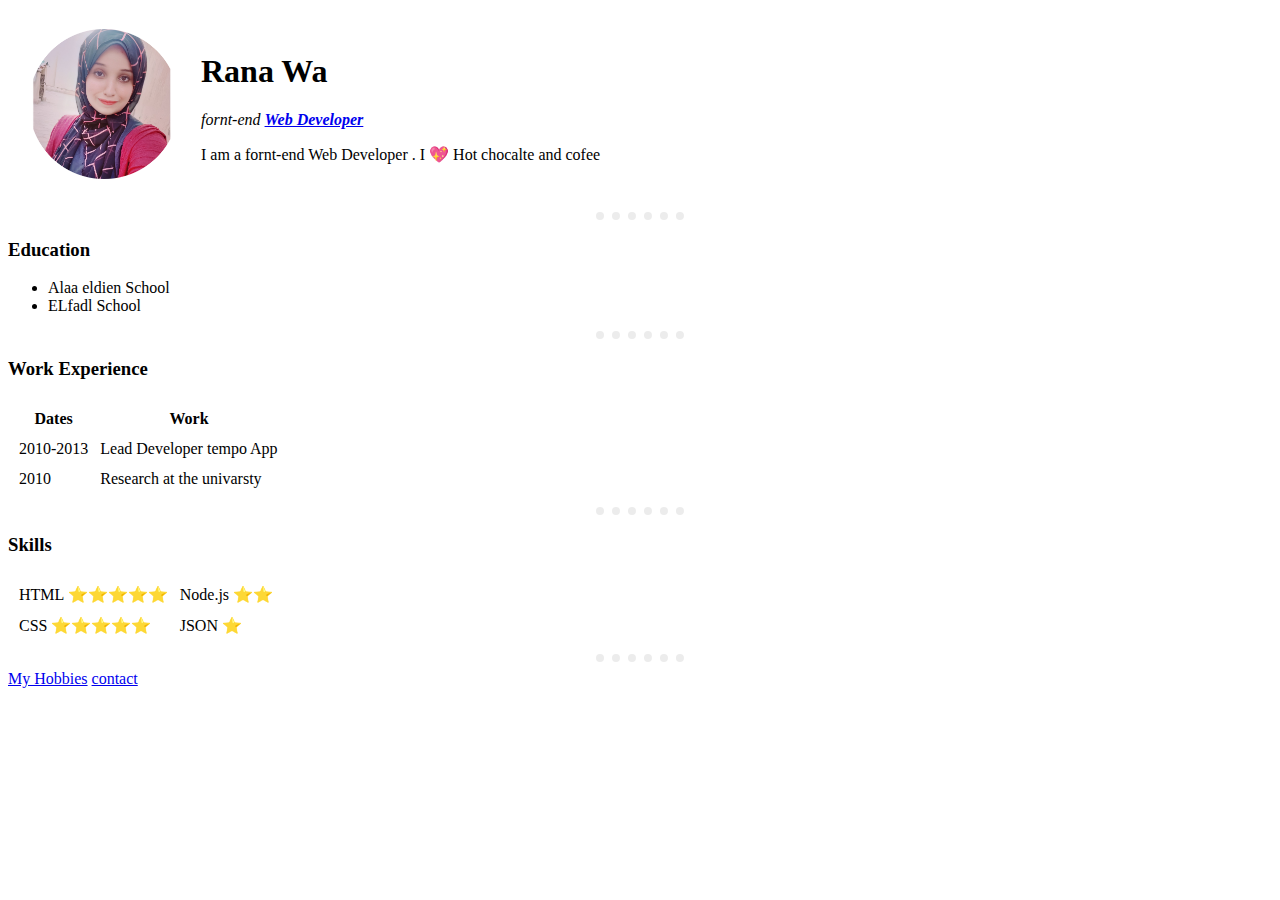
<file: index.html>
<!DOCTYPE html>
<html lang="en">
<head>
    <meta charset="UTF-8">
    <meta name="viewport" content="width=device-width, initial-scale=1.0">
    <title> Rana's Personal site </title>
    <style>
        hr{
           border-style: none;
           border-top-style: dotted;
           width: 7%;
           border-width: .5rem thick ;
           color: rgba(128, 128, 128, 0.15);
        }
    </style>
</head>
<body>
    <table cellspacing="20">
        <tr>
            <td><img src="images/rana.png" alt="rana profile picture" width="150px" height="150px"></td>
            <td> <h1>Rana Wa</h1>
                <p><em>fornt-end <strong><a href="hrome-error://chromewebdata">Web Developer</a></strong></em></p>
                <p>I am a fornt-end Web Developer . I 💖 Hot chocalte and cofee </p>
                </td>
        </tr>
    </table>
    <hr>
    <h3>Education</h3>
    <ul>
        <li>Alaa eldien School</li>
        <li>ELfadl School</li>
    </ul>
    <hr>
    <h3>Work Experience</h3>
    <table cellspacing="10px">
        <thead>
            <tr>
                <th>Dates</th>
                <th>Work</th>
            </tr>
        </thead>
        <tbody>
            <tr>
                <td>2010-2013</td>
                <td>Lead Developer tempo App</td>
            </tr>
            <tr>
                <td>2010</td>
                <td> Research at the univarsty</td>
            </tr>
        </tbody>
    </table >
<hr>

    <h3>Skills</h3>
    <table cellspacing="10px" >
        <tr>
            <td>HTML ⭐⭐⭐⭐⭐</td>
            <td>Node.js ⭐⭐</td>
        </tr>
        <tr>
            <td>CSS ⭐⭐⭐⭐⭐</td>
            <td>JSON ⭐</td>
        </tr>
    </table>
    <hr>
    <a href="hobbies.html">My Hobbies</a>
    <a href="contact.html">contact</a>
</body>
</html>
</file>
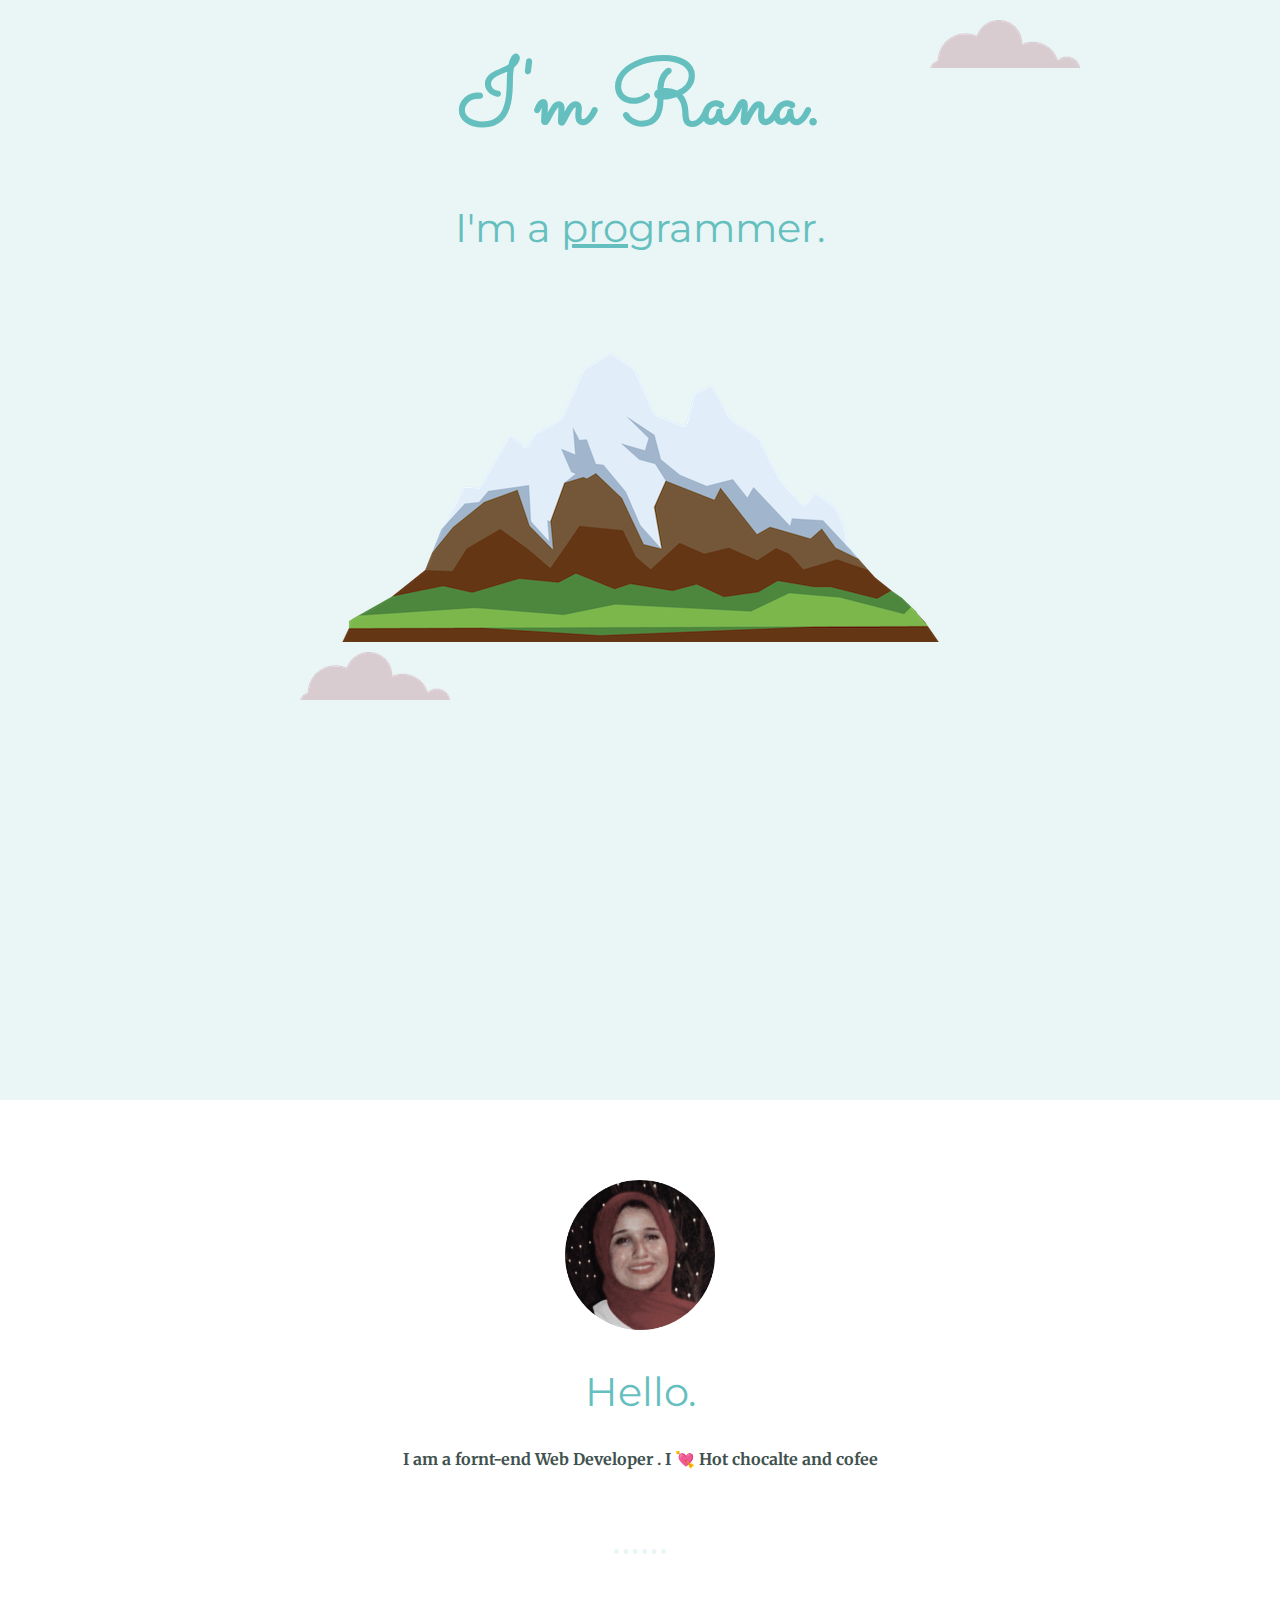
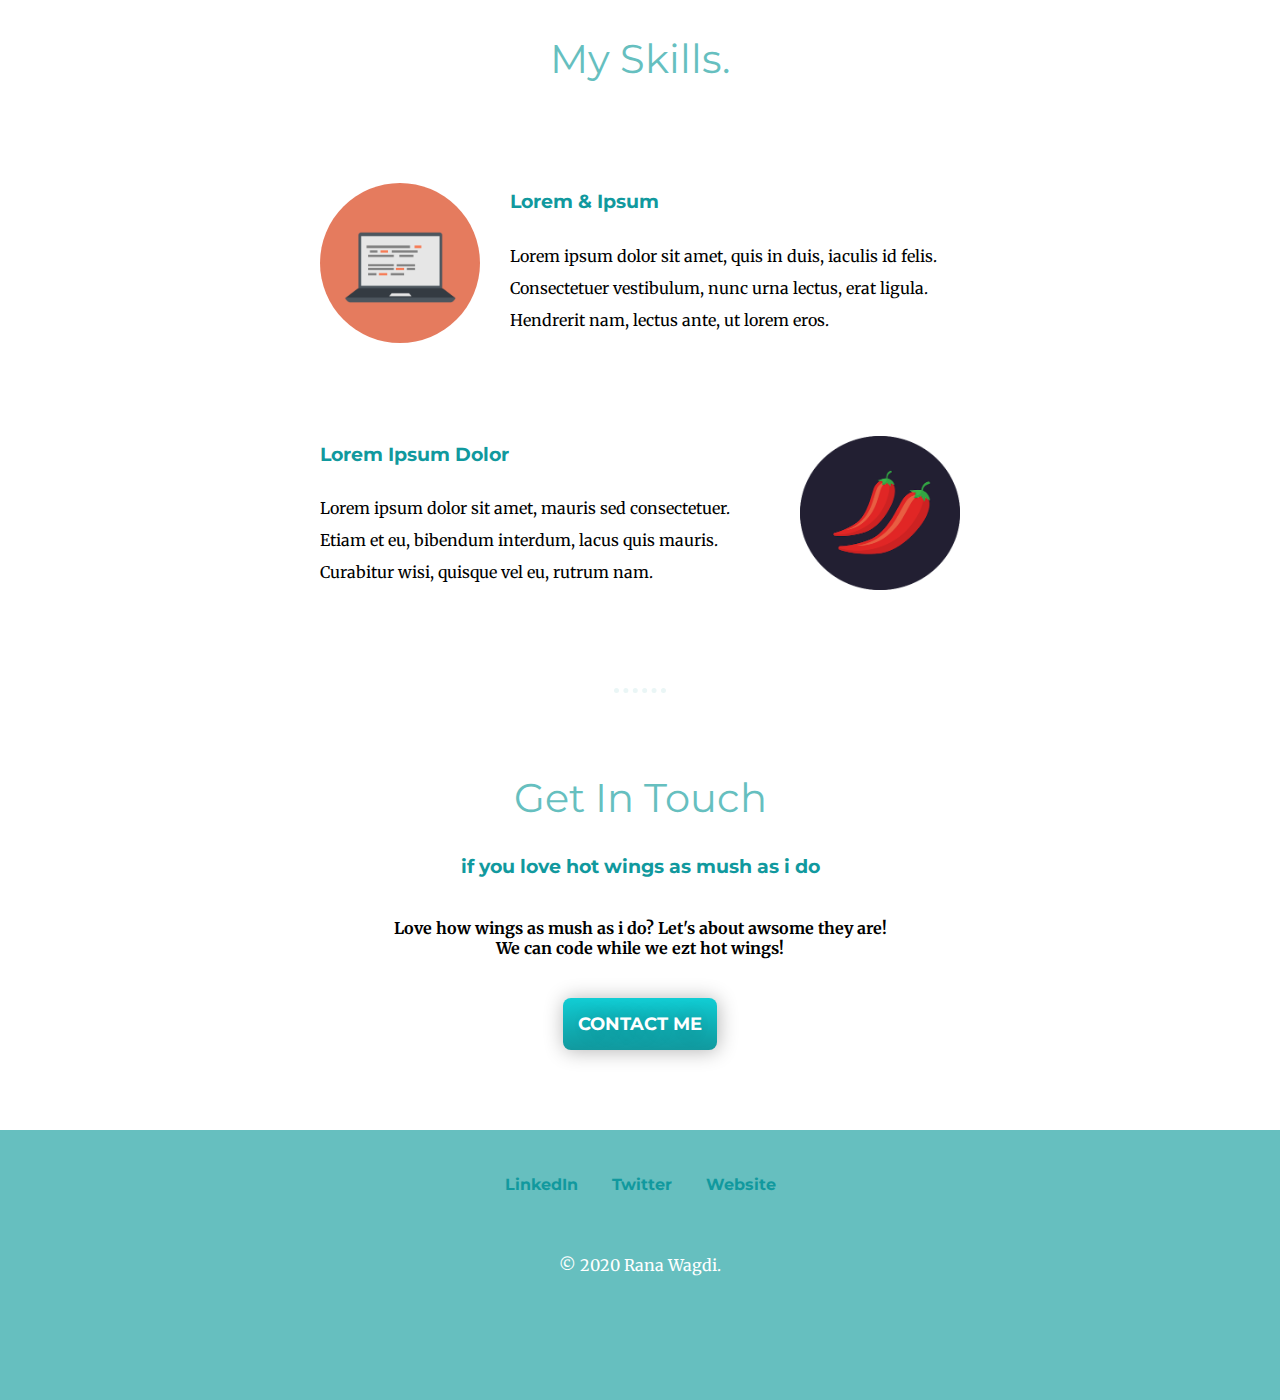
<file: css-mysite/index.html>
<!DOCTYPE html>
<html lang="en">
<head>
    <meta charset="UTF-8">
    <meta name="viewport" content="width=device-width, initial-scale=1.0">
    <title>RANA WAGDI</title>
    <Link rel="stylesheet" href="css/styles.css"></Link>
    <link rel="icon" href="css/images/favicon.ico">
    <link href="https://fonts.googleapis.com/css2?family=Merriweather:wght@300&display=swap" rel="stylesheet">
    <link href="https://fonts.googleapis.com/css2?family=Merriweather:wght@300&family=Sacramento&display=swap" rel="stylesheet">
    <link href="https://fonts.googleapis.com/css2?family=Merriweather:wght@300&family=Montserrat:wght@100;500&family=Sacramento&display=swap" rel="stylesheet"></head>
<body>
    <div class="top-container">
        <img class="top-cloud" src="css/images/cloud.png" alt="cloude">
        <h1>I'm Rana.</h1>
        <h2>I'm a <span>pro</span>grammer.</h2>
    <img class="bottom-cloud" src="css/images/cloud.png" alt="cloude">
    <img  src="css/images/mountain.png" alt="mountain">
    </div>
    <div class="middle-container">
        <div class="profile">
          <img class="rana-pic" src="css/images/rana.png" alt="rana-pic"  width="150px" height="150px">
          <h2>Hello.</h2>
          <p class="love">I am a fornt-end Web Developer . I 💘 Hot chocalte and cofee</p>
        </div>
        <hr>
        <div class="skills">
          <h2>My Skills.</h2>
          <div class="skill-row">
            <img class="computer-img" src="css/images/computer.png" alt="" >
            <h3>Lorem & Ipsum</h3>
            <p class="code-skill-descraption">Lorem ipsum dolor sit amet, quis in duis, iaculis id felis. Consectetuer vestibulum, nunc urna lectus, erat ligula. Hendrerit nam, lectus ante, ut lorem eros.</p>
          </div>
          <div class="skill-row">
            <img class="chillie-img" src="css/images/chillies.png" alt="">
            <h3>Lorem Ipsum Dolor</h3>
            <p class="chillie-skill-descraption">Lorem ipsum dolor sit amet, mauris sed consectetuer. Etiam et eu, bibendum interdum, lacus quis mauris. Curabitur wisi, quisque vel eu, rutrum nam.</p>
          </div>
        </div>
        <hr>
        <div class="contact-me">
          <h2>Get In Touch</h2>
          <h3>if you love hot wings as mush as i do</h3>
          <p>Love how wings as mush as i do? Let's about awsome they are! <br>
        We can code while we ezt hot wings!</p>
          <a class="btn" href="mailto:name@email.com">CONTACT ME</a>
        </div>
      </div>
      
      
      <div class="bottom-container">
        <a class="footer-link" href="https://www.linkedin.com/">LinkedIn</a>
        <a class="footer-link" href="https://twitter.com/">Twitter</a>
        <a class="footer-link" href="https://www.appbrewery.co/">Website</a>
        <p>© 2020 Rana Wagdi.</p>
      </div>
</body>
</html>
</file>
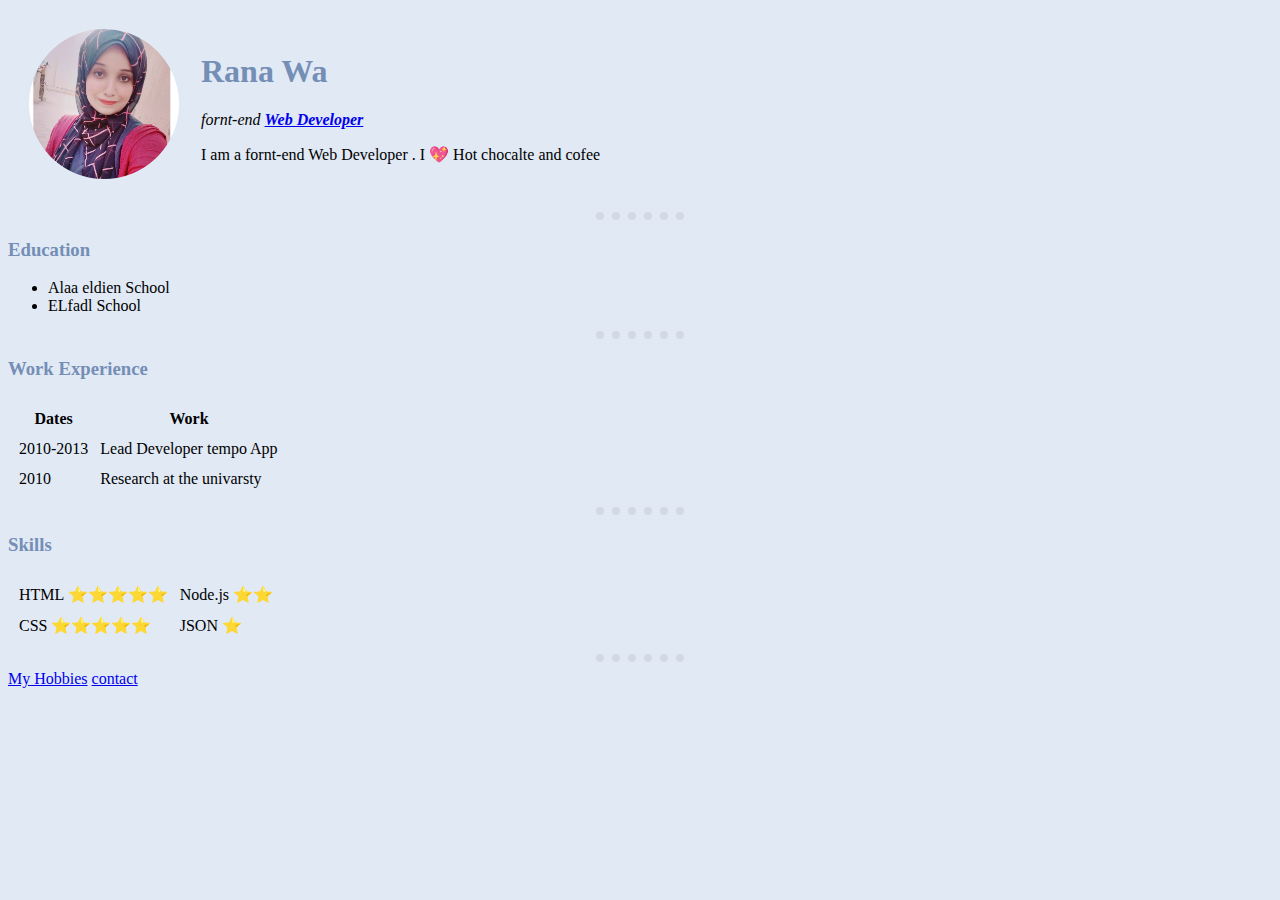
<file: html-css/index.html>
<!DOCTYPE html>
<html lang="en">
<head>
    <meta charset="UTF-8">
    <meta name="viewport" content="width=device-width, initial-scale=1.0">
    <title> Rana's Personal site </title>
    <link rel="stylesheet" href="css/style.css">
</head>
<body>
    <table cellspacing="20">
        <tr>
            <td><img src="images/rana.png" alt="rana profile picture" width="150px" height="150px"></td>
            <td> <h1>Rana Wa</h1>
                <p><em>fornt-end <strong><a href="hrome-error://chromewebdata">Web Developer</a></strong></em></p>
                <p>I am a fornt-end Web Developer . I 💖 Hot chocalte and cofee </p>
                </td>
        </tr>
    </table>
    <hr>
    <h3>Education</h3>
    <ul>
        <li>Alaa eldien School</li>
        <li>ELfadl School</li>
    </ul>
    <hr>
    <h3>Work Experience</h3>
    <table cellspacing="10px">
        <thead>
            <tr>
                <th>Dates</th>
                <th>Work</th>
            </tr>
        </thead>
        <tbody>
            <tr>
                <td>2010-2013</td>
                <td>Lead Developer tempo App</td>
            </tr>
            <tr>
                <td>2010</td>
                <td> Research at the univarsty</td>
            </tr>
        </tbody>
    </table >
<hr>

    <h3>Skills</h3>
    <table cellspacing="10px" >
        <tr>
            <td>HTML ⭐⭐⭐⭐⭐</td>
            <td>Node.js ⭐⭐</td>
        </tr>
        <tr>
            <td>CSS ⭐⭐⭐⭐⭐</td>
            <td>JSON ⭐</td>
        </tr>
    </table>
    <hr>
    <a href="hobbies.html">My Hobbies</a>
    <a href="contact.html">contact</a>
</body>
</html>
</file>
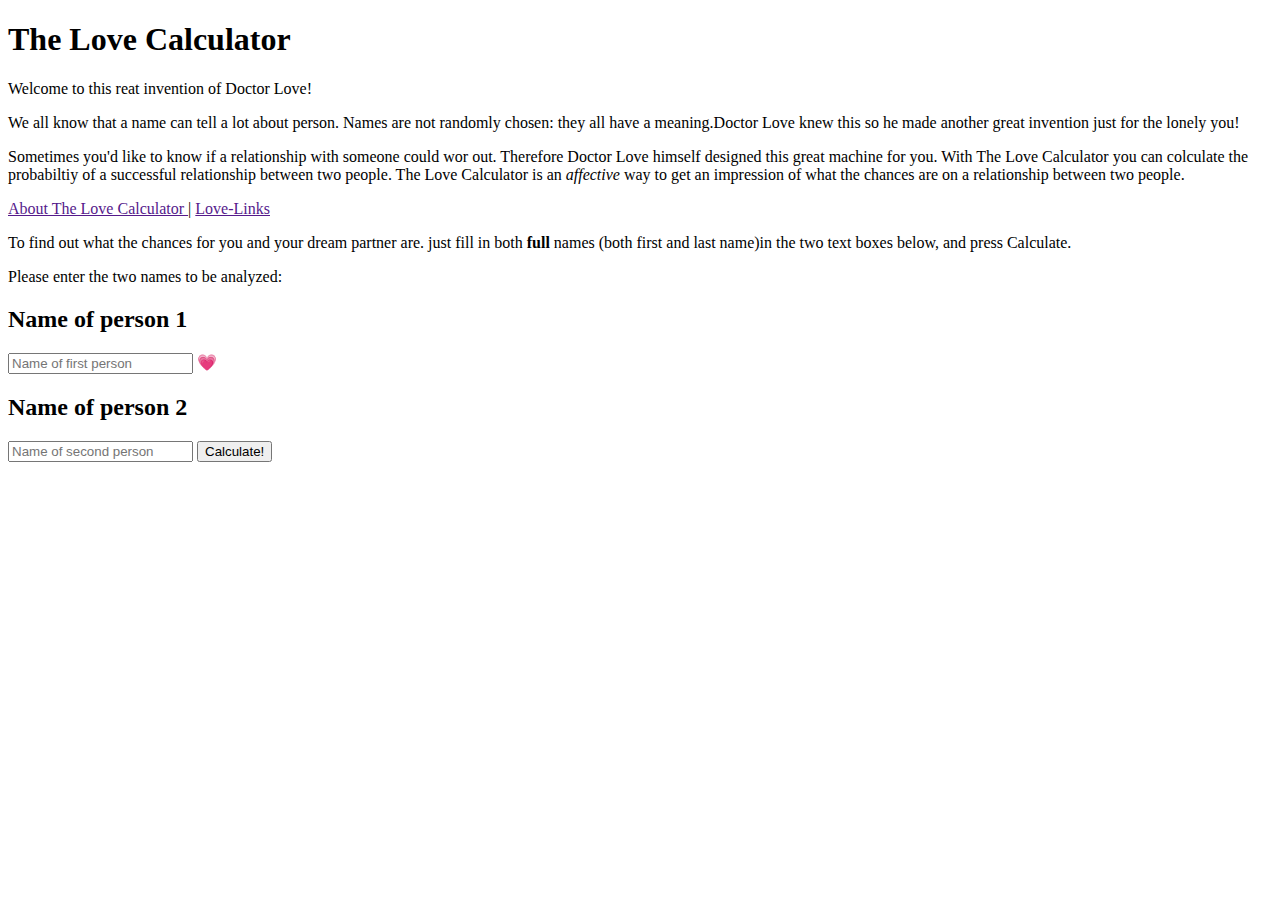
<file: javascript/index.html>
<!DOCTYPE html>
<html lang="en">
<head>
    <meta charset="UTF-8">
    <meta name="viewport" content="width=device-width, initial-scale=1.0">
    <title>💕 The Love Calculator</title>
</head>
<body>
    <h1>The Love Calculator</h1>
    <p>Welcome to this reat invention of Doctor Love!</p>
    <p>We all know that a name can tell a lot about person. Names are not randomly chosen: they all have a meaning.Doctor Love knew this so he made another great invention just for the lonely you!</p>
    <p>Sometimes you'd like to know if a relationship with someone could wor out. Therefore Doctor Love himself designed this great machine for you. With The Love Calculator you can colculate the probabiltiy of a successful relationship between two people. The Love Calculator is an <em>affective</em> way to get an impression of what the chances are on a relationship between two people.</p>
    <a href=""> About The Love Calculator </a>|
    <a href="">Love-Links</a>
    <p>To find out what the chances for you and your dream partner are. just fill in both <strong>full</strong> names (both first and last name)in the two text boxes below, and press Calculate.</p>
    <p>Please enter the two names to be analyzed:</p>

    <h2>Name of person 1</h2>
  <span title="please fill in this field.">  <input type="text" placeholder="Name of first person">
    </span> 💗 
    <h2>Name of person 2</h2>
    <input type="text" placeholder="Name of second person">
    <button>Calculate!</button>
</body>
</html>
</file>
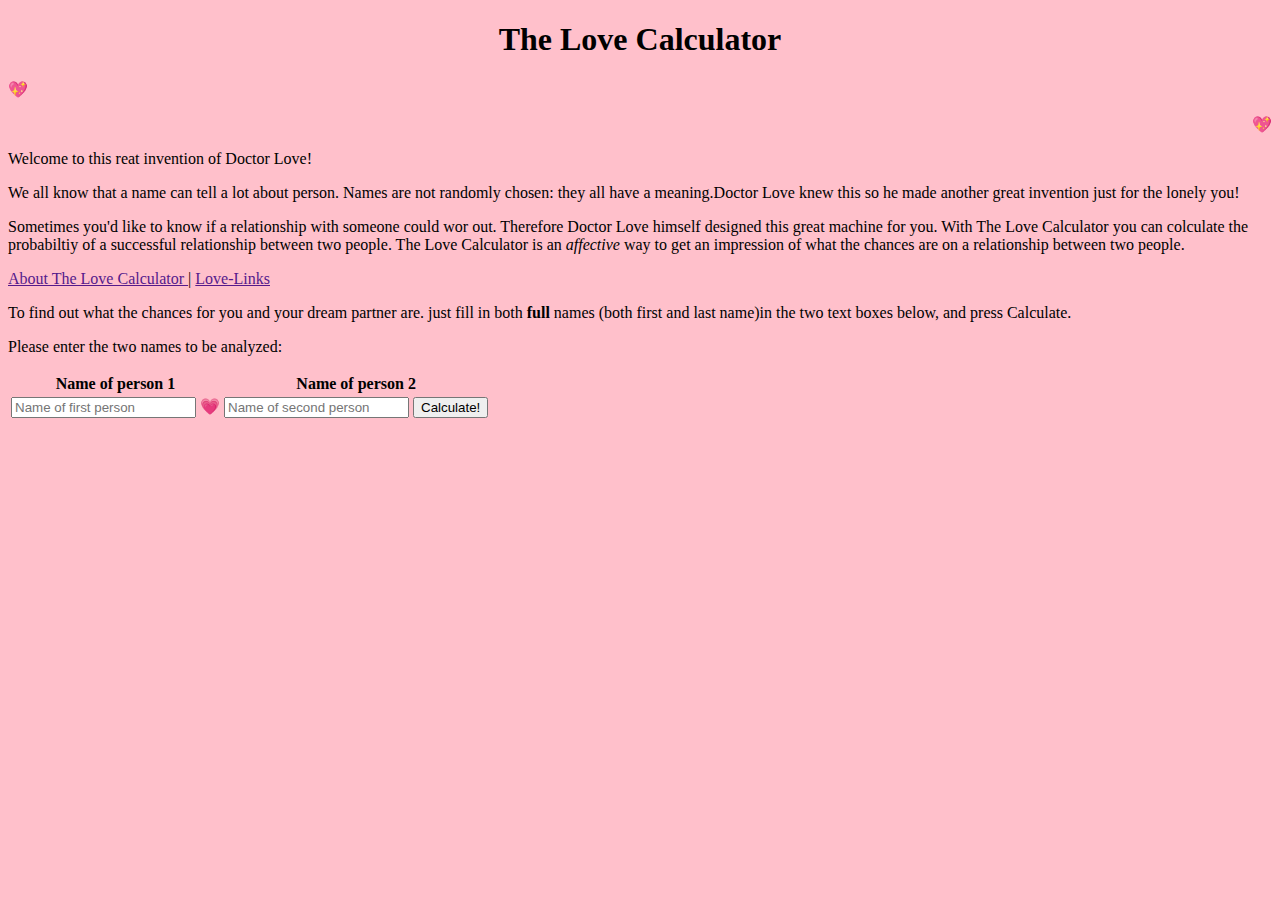
<file: javascript/1/index.html>
<!DOCTYPE html>
<html lang="en">
<head>
    <meta charset="UTF-8">
    <meta name="viewport" content="width=device-width, initial-scale=1.0">
    <title>💕 The Love Calculator</title>
    <link rel="stylesheet" href="styles.css">
</head>
<body>
    <h1>The Love Calculator</h1>
     <p>💖</p>
    <p class="heart-right">💖</p>
    <p>Welcome to this reat invention of Doctor Love!</p>
    <p>We all know that a name can tell a lot about person. Names are not randomly chosen: they all have a meaning.Doctor Love knew this so he made another great invention just for the lonely you!</p>
    <p>Sometimes you'd like to know if a relationship with someone could wor out. Therefore Doctor Love himself designed this great machine for you. With The Love Calculator you can colculate the probabiltiy of a successful relationship between two people. The Love Calculator is an <em>affective</em> way to get an impression of what the chances are on a relationship between two people.</p>
    <a href=""> About The Love Calculator </a>|
    <a href="">Love-Links</a>
    <p>To find out what the chances for you and your dream partner are. just fill in both <strong>full</strong> names (both first and last name)in the two text boxes below, and press Calculate.</p>
    <p>Please enter the two names to be analyzed:</p>
<div class="game-box">
    <table>
        <tr>
        <th>Name of person 1</th>
        <th>Name of person 2</th>
 </tr>
 <tr>
        <td> <span title="please fill in this field.">  <input type="text" placeholder="Name of first person">
    </span> 💗 </td>
    <td> <input type="text" placeholder="Name of second person">
    <button>Calculate!</button></td>
    </tr>
    </table>
    </div>
</body>
</html>
</file>
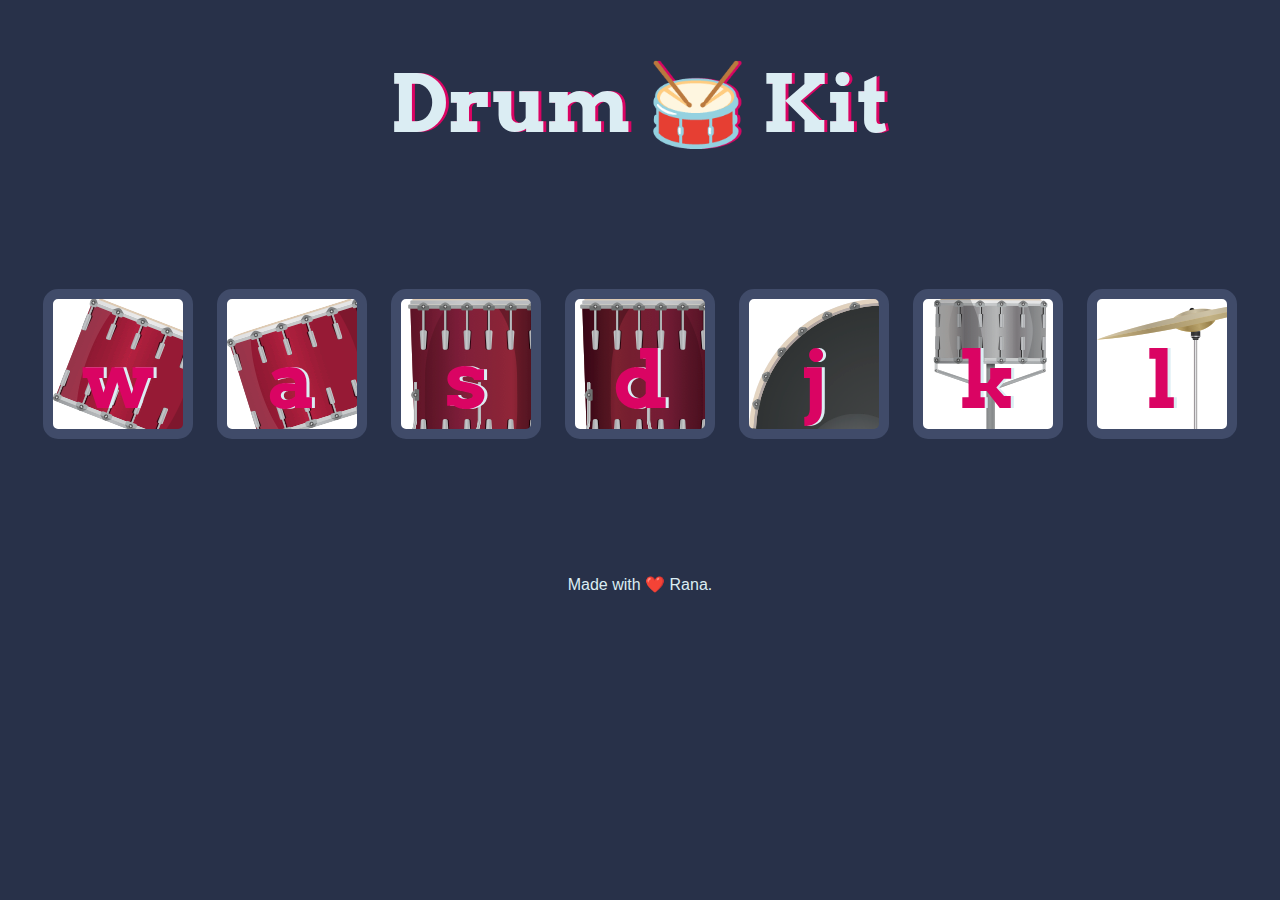
<file: javascript/4/index.html>
<!DOCTYPE html>
<html lang="en" dir="ltr">

<head>
  <meta charset="utf-8">
  <title>Drum Kit</title>
  <link rel="stylesheet" href="styles.css">
  <link href="https://fonts.googleapis.com/css?family=Arvo" rel="stylesheet">
</head>

<body>

  <h1 id="title">Drum 🥁 Kit</h1>
  <div class="set">
    <button class="w drum">w</button>
    <button class="a drum">a</button>
    <button class="s drum">s</button>
    <button class="d drum">d</button>
    <button class="j drum">j</button>
    <button class="k drum">k</button>
    <button class="l drum">l</button>
  </div>


  <footer>
    Made with ❤️ Rana.
  </footer>

  <script src="index.js" charset="utf-8"></script>
</body>

</html>
</file>
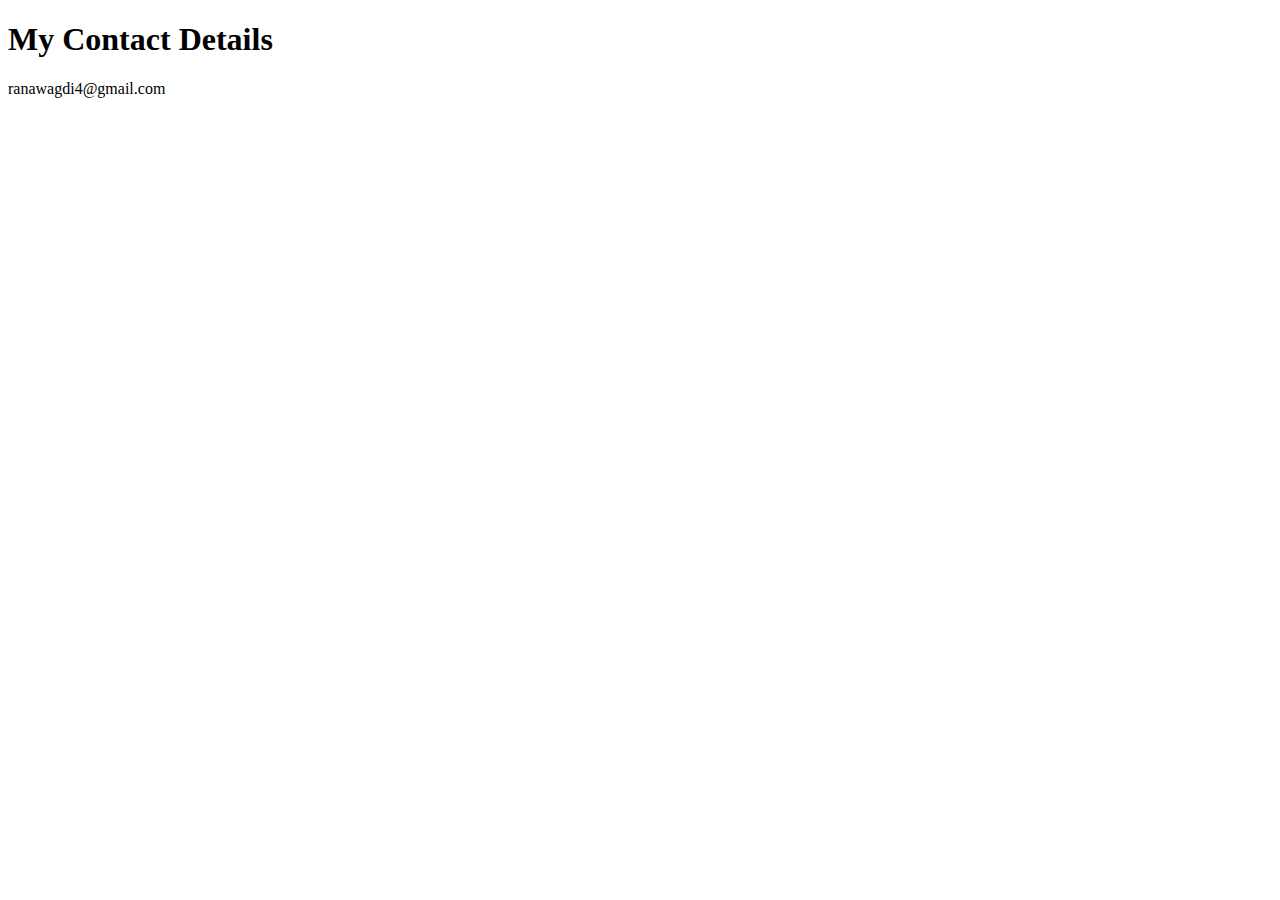
<file: contact.html>
<!DOCTYPE html>
<html lang="en">
<head>
    <meta charset="UTF-8">
    <meta name="viewport" content="width=device-width, initial-scale=1.0">
    <title>Contact Me</title>
</head>
<body>
    <h1>My Contact Details</h1>
    <p>ranawagdi4@gmail.com</p>

</body>
</html>
</file>
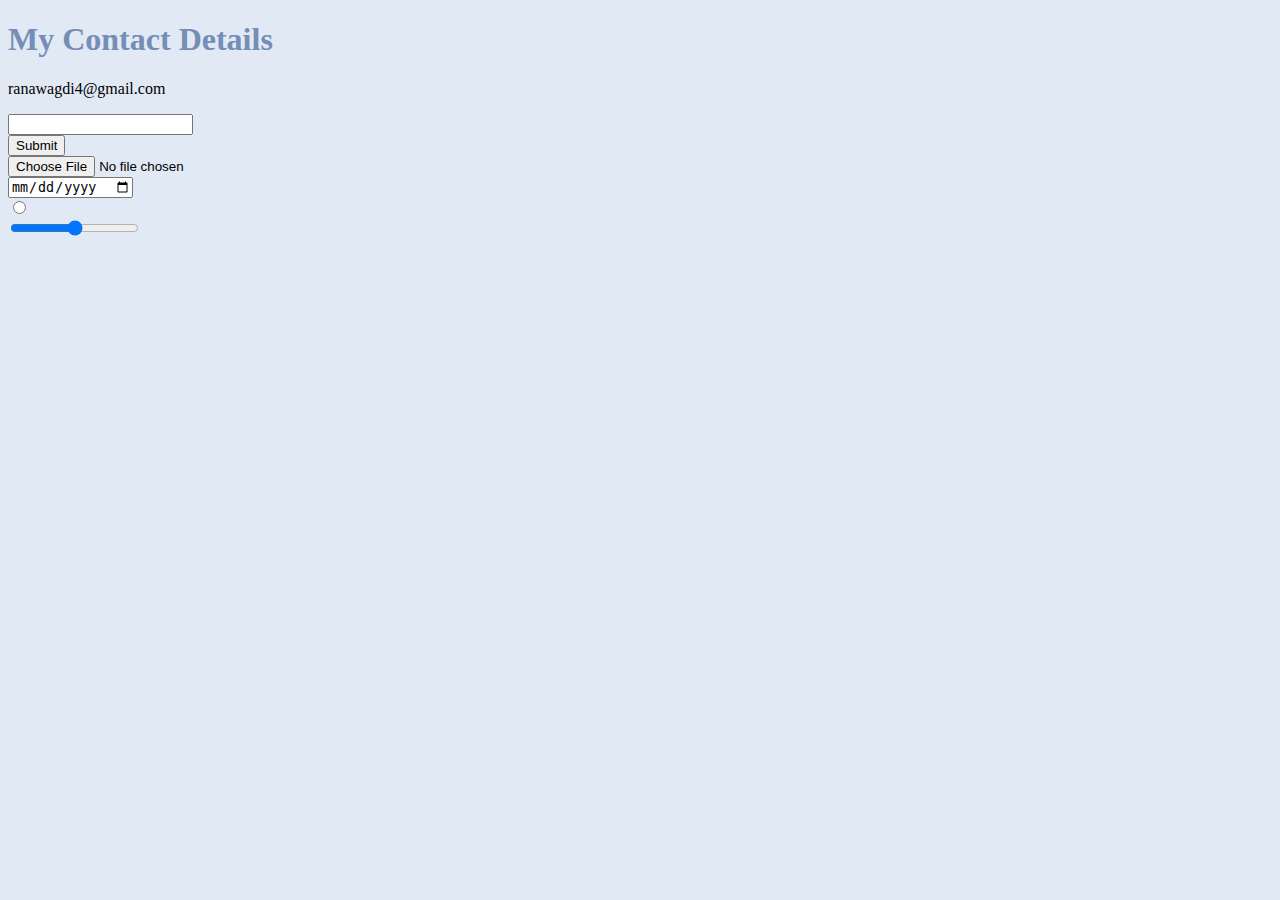
<file: html-css/contact.html>
<!DOCTYPE html>
<html lang="en">
<head>
    <meta charset="UTF-8">
    <meta name="viewport" content="width=device-width, initial-scale=1.0">
    <title>Contact Me</title>
    <link rel="stylesheet" href="css/style.css">
</head>
<body>
    <h1>My Contact Details</h1>
    <p>ranawagdi4@gmail.com</p>


    <form action="">
        <input type="text"><br>
        <input type="submit"><br>
        <input type="file"><br>
        <input type="date"><br>
        <input type="radio"><br>
        <input type="range"><br>
    </form>

</body>
</html>
</file>
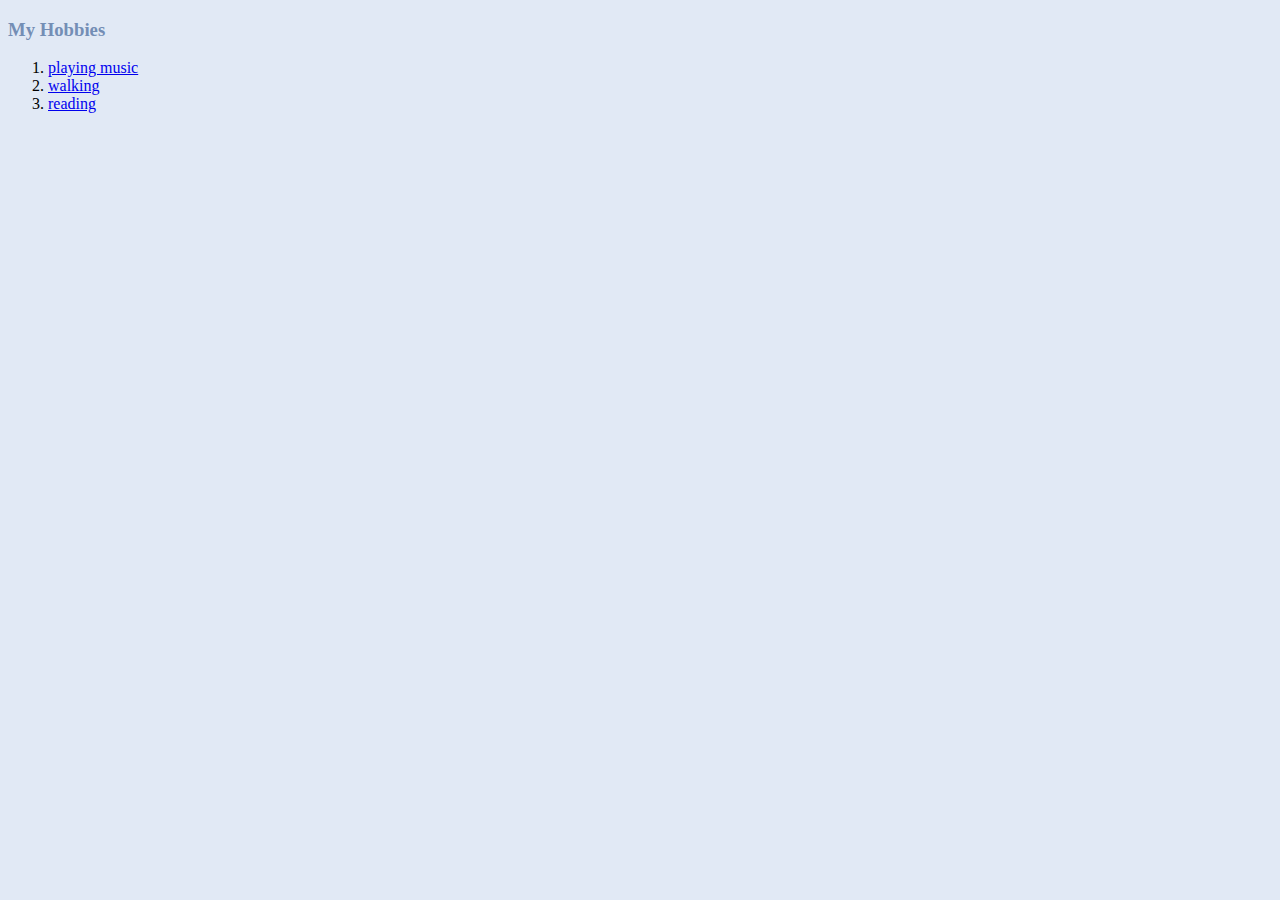
<file: html-css/hobbies.html>
<!DOCTYPE html>
<html lang="en">
<head>
    <meta charset="UTF-8">
    <meta name="viewport" content="width=device-width, initial-scale=1.0">
    <title>My Hobbies</title>
    <link rel="stylesheet" href="css/style.css">
</head>
<body>
    <h3>My Hobbies</h3>
    <ol>
        <li><a href="https://hosting.photobucket.com/albums/af170/metallideangrl/Jensen%20Ackles/Heart%20and%20Soul%20of%20Supernatural/.highres/tumblr_mt5ejoGTVx1rjv5ozo1_250bysensitivehandsomeactionman.gif">playing music </a></li>
        <li><a href="https://hosting.photobucket.com/albums/z273/RoJoYo/RRG_July_04/.highres/ec5c.jpg">walking</a></li>
        <li><a href="https://hosting.photobucket.com/albums/ag75/wlsvcsd/District-Wide%20Events/2009-2010%20WCS/Ma%20Dillie%20Remembered/.highres/p272704672_115759_thumb_zps7wdo6l22.jpg">reading </a></li>
    </ol>
</body>
</html>
</file>
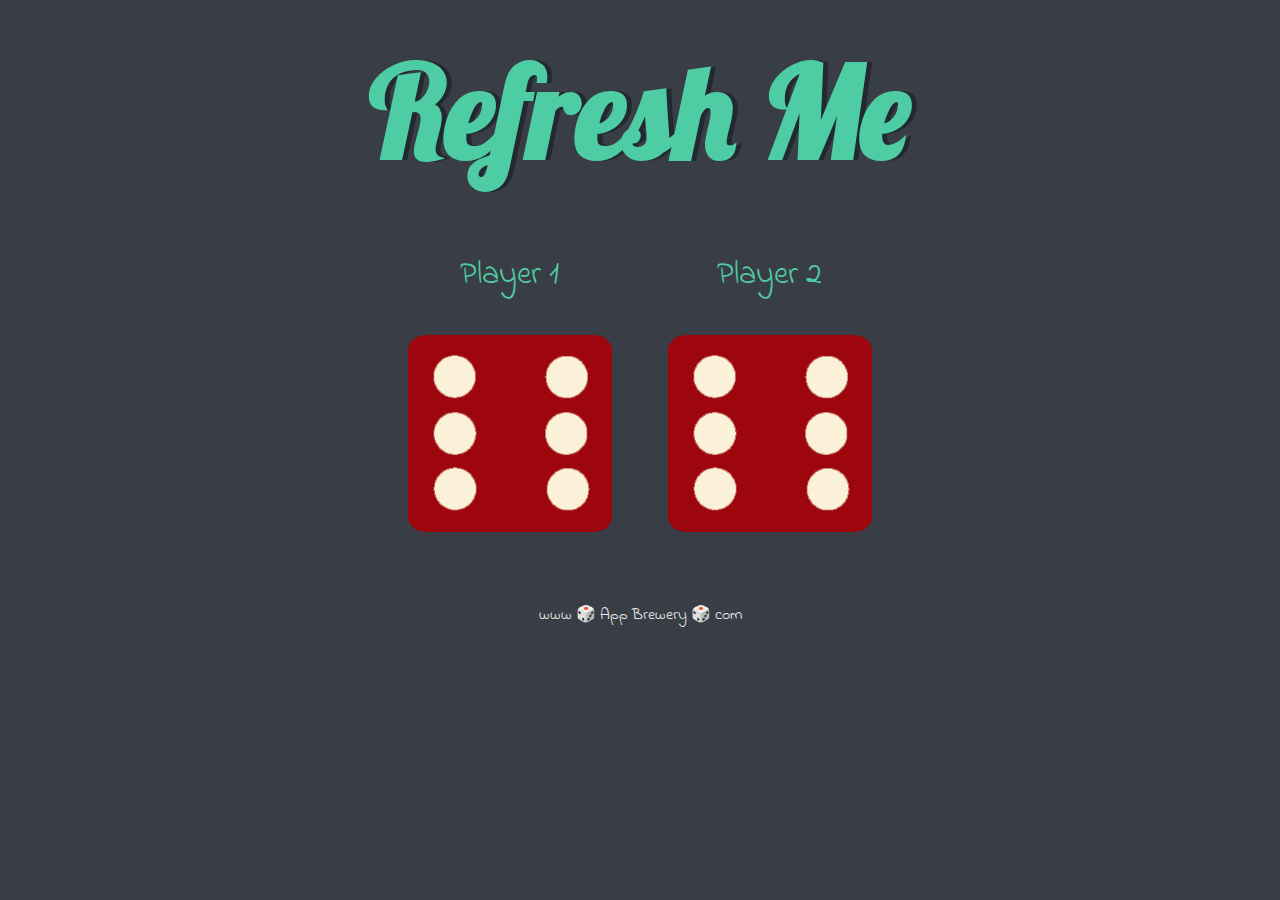
<file: javascript/3/dicee.html>
<!DOCTYPE html>
<html lang="en" dir="ltr">
  <head>
    <meta charset="utf-8">
    <title>Dicee</title>
    <link rel="stylesheet" href="styles.css">
    <link href="https://fonts.googleapis.com/css?family=Indie+Flower|Lobster" rel="stylesheet">

  </head>
  <body>

    <div class="container">
      <h1>Refresh Me</h1>

      <div class="dice">
        <p>Player 1</p>
        <img class="img1" src="images/dice6.png">
      </div>

      <div class="dice">
        <p>Player 2</p>
        <img class="img2" src="images/dice6.png">
      </div>

    </div>

<script src="index.js" charset="utf-8"></script>
  </body>

  <footer>
    www 🎲 App Brewery 🎲 com
  </footer>
</html>
</file>
<file: css-mysite/css/styles.css>
body{
    margin: 0;
    
    font-family: 'Merriweather', serif;
    
}
h1{
    margin: 20px auto 0 auto;
    font-family: 'Sacramento', cursive;
    font-size: 5.6rem;
    color: #66BFBF;
}
h2{
    font-family: 'Montserrat', sans-serif;
    font-size: 2.5rem;
    color: #66BFBF;
    font-weight: normal;
}
h3{
    font-family: 'Montserrat', sans-serif;
    color: #11999E;
}
a{
    color: #11999E;
}
span{
    text-decoration: underline;
}
.top-container{
    text-align: center;
    position: relative;
    padding-top: 20px;
    height: 120vh;
    background-color: #EAF6F6;
}
.bottom-cloud{
    position: absolute;
    left:300px;
    bottom:400px;
}
.top-cloud{
    position: absolute;
    right: 200px;
    
    
}
.middle-container{
    text-align: center;
    margin:80px 0;

}
.love{
    color: #40514E;
    font-weight:bold;
}
.bottom-container{
    text-align: center
}
.skill-row{
    width: 50%;
    margin:100px auto;
    text-align: left;
    line-height: 2;
    
}
.computer-img{
    width:25%;
    float: left;
    margin-right: 30px;
    border-radius: 100px;
}
.code-skill-descraption{
    
}
.chillie-img{
    width: 25%;
    float: right;
    margin-left: 30px;
}
.chillie-skill-descraption{
    
}
hr{
    border-style: none;
    width: 4%;
    border-top-style: dotted;
    border-width: 5px;
    color:#EAF6F6;
    margin: 80px auto;
}
.contact-me p{
    font-weight: bold;
    margin: 40px 0;
}
 /*.btn{
    background-color:#11999E;
    color: white;
    text-decoration: none;
    padding: 15px 25px;
    border-radius: 20px;
    font-weight: bold;
    letter-spacing: .1rem;
    
}*/
.contact-me{
    margin: 80px auto;
}
.bottom-container{
    background-color: #66BFBF;
    height: 30vh;

}
.bottom-container a{
}
.footer-link{
    text-decoration: none;
    font-family: 'Montserrat', sans-serif;
    font-weight: bold;
    display: inline-block;
    margin:30px 0;
    padding: 15px;
}

.bottom-container p{
    color: white;
}
.btn {
    background: #11CDD4;
    background-image: -webkit-linear-gradient(top, #11CDD4, #11999E);
    background-image: -moz-linear-gradient(top, #11CDD4, #11999E);
    background-image: -ms-linear-gradient(top, #11CDD4, #11999E);
    background-image: -o-linear-gradient(top, #11CDD4, #11999E);
    background-image: -webkit-gradient(to bottom, #11CDD4, #11999E);
    -webkit-border-radius: 8px;
    -moz-border-radius: 8px;
    border-radius: 8px;
    color: #FFFFFF;
    font-family: 'Montserrat', sans-serif;
    font-size: 18px;
    font-weight: bold;
    padding: 15px;
    -webkit-box-shadow: 1px 1px 20px 0 #0000004d;
    -moz-box-shadow: 1px 1px 20px 0 #0000004d;
    box-shadow: 1px 1px 20px 0 #0000004d;
    text-shadow: 1px 1px 20px  #0000004d;
    text-decoration: none;
    display: inline-block;
    cursor: pointer;
    text-align: center;
 }
 
 .btn:hover {
    background: #30E3CB;
    background-image: -webkit-linear-gradient(top, #30E3CB, #2BC4AD);
    background-image: -moz-linear-gradient(top, #30E3CB, #2BC4AD);
    background-image: -ms-linear-gradient(top, #30E3CB, #2BC4AD);
    background-image: -o-linear-gradient(top, #30E3CB, #2BC4AD);
    background-image: -webkit-gradient(to bottom, #30E3CB, #2BC4AD);
    -webkit-border-radius: 8px;
    -moz-border-radius: 8px;
    border-radius: 8px;
    text-decoration: none;
 }
</file>
<file: html-css/css/style.css>
body{
    background-color:#e1e9f5;
}
hr{
    border-style: none;
    border-top-style: dotted;
    width: 7%;
    border-width: .5rem thick ;
    color: rgba(128, 128, 128, 0.15);
 }
 h1,h3{
     color: #748eb5;
 }
</file>
<file: javascript/1/styles.css>
body{
    background-color: pink;
}
h1{
    text-align: center;
}
.heart-right{
    text-align: right;
}
.game-box{
    display: inline-table;
}
</file>
<file: javascript/4/styles.css>
body {
  text-align: center;
  background-color: #283149;
}

h1 {
  font-size: 5rem;
  color: #DBEDF3;
  font-family: "Arvo", cursive;
  text-shadow: 3px 0 #DA0463;

}

footer {
  color: #DBEDF3;
  font-family: sans-serif;
}

.w {
  background-image: url('images/tom1.png');
}

.a {
  background-image: url('images/tom2.png');
}

.s {
  background-image: url('images/tom3.png');
}

.d {
    background-image: url('images/tom4.png');
}

.j {
  background-image: url('images/kick.png');
}

.k {
  background-image: url('images/snare.png');
}

.l {
  background-image: url('images/crash.png');
}

.set {
  margin: 10% auto;
}

.game-over {
  background-color: red;
  opacity: 0.8;
}

.pressed {
  box-shadow: 0 3px 4px 0 #DBEDF3;
  opacity: 0.5;
}

.red {
  color: red;
}

.drum {
  outline: none;
  border: 10px solid #404B69;
  font-size: 5rem;
  font-family: 'Arvo', cursive;
  line-height: 2;
  font-weight: 900;
  color: #DA0463;
  text-shadow: 3px 0 #DBEDF3;
  border-radius: 15px;
  display: inline-block;
  width: 150px;
  height: 150px;
  text-align: center;
  margin: 10px;
  background-color: white;
}
</file>
<file: javascript/3/styles.css>
.container {
  width: 70%;
  margin: auto;
  text-align: center;
}

.dice {
  text-align: center;
  display: inline-block;

}

body {
  background-color: #393E46;
}

h1 {
  margin: 30px;
  font-family: 'Lobster', cursive;
  text-shadow: 5px 0 #232931;
  font-size: 8rem;
  color: #4ECCA3;
}

p {
  font-size: 2rem;
  color: #4ECCA3;
  font-family: 'Indie Flower', cursive;
}

img {
  width: 80%;
}

footer {
  margin-top: 5%;
  color: #EEEEEE;
  text-align: center;
  font-family: 'Indie Flower', cursive;

}
</file>
